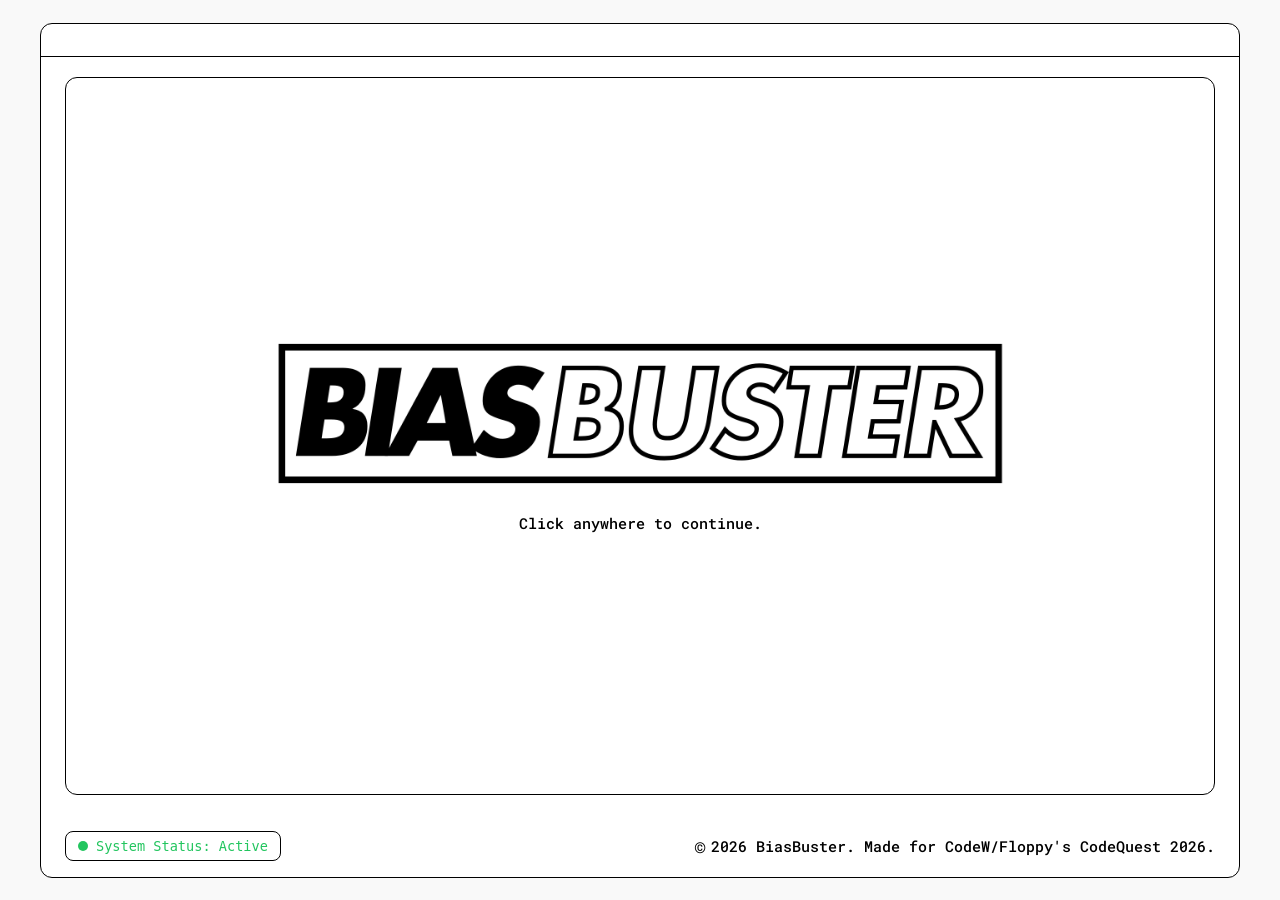
<file: frontend/index.html>
<!DOCTYPE html>
<html lang="en">

<head>
    <meta charset="UTF-8">
    <meta name="viewport" content="width=device-width, initial-scale=1.0">
    <meta name="description" content="BiasBuster - AI Bias: Why AI Can't Think Outside Our Box?">
    <title>BiasBuster</title>

    <link rel="preconnect" href="https://fonts.googleapis.com">
    <link rel="preconnect" href="https://fonts.gstatic.com" crossorigin>
    <link href="https://fonts.googleapis.com/css2?family=Roboto+Mono:wght@400;500;600;700&display=swap"
        rel="stylesheet">

    <link rel="stylesheet" href="css/styles.css?v=bb-20260403-2">
</head>

<body class="splash-body">
    <div id="app-container">

        <!-- Empty header — just the separator line -->
        <header></header>

        <!-- Main: centered logo + prompt -->
        <main class="lab-content-wrapper splash-main">
            <div class="splash-center">
                <img src="./assets/logo_stretched.png" alt="BiasBuster Logo" class="splash-logo">
                <p class="splash-prompt">Click anywhere to continue.</p>
            </div>
        </main>

        <!-- Standard footer -->
        <footer style="justify-content: space-between;">
            <div id="system-status" class="status-active" aria-live="polite">
                <span class="status-dot" aria-hidden="true"></span>
                <span class="status-text">System Status: Active</span>
            </div>
            <div class="copyright">
                <span class="copy-symbol">©</span> 2026 BiasBuster. Made for CodeW/Floppy's CodeQuest 2026.
            </div>
        </footer>
    </div>

    <script src="js/intro.js?v=bb-20260403-2"></script>
</body>

</html>
</file>
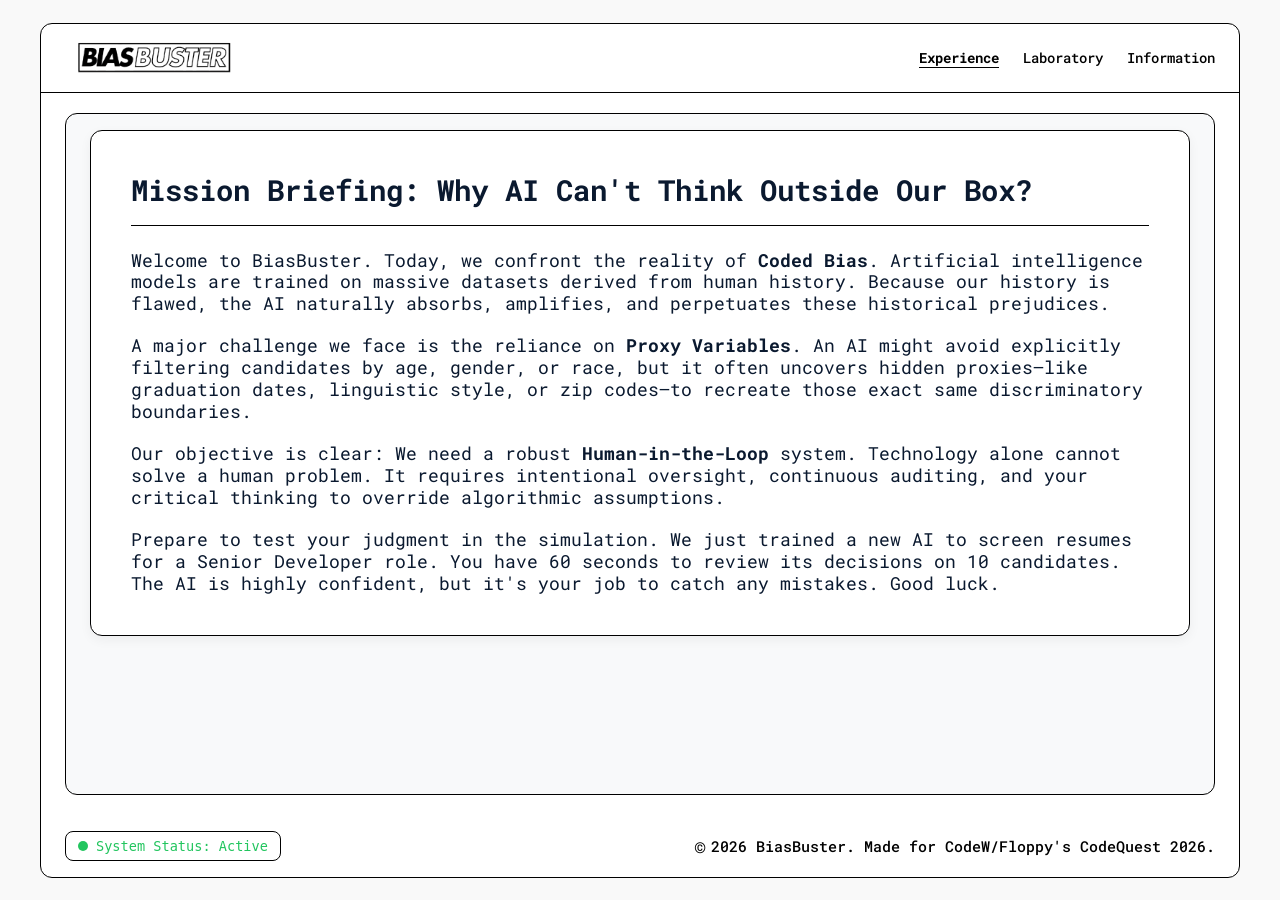
<file: frontend/experience.html>
<!DOCTYPE html>
<html lang="en">

<head>
    <meta charset="UTF-8">
    <meta name="viewport" content="width=device-width, initial-scale=1.0">
    <meta name="description"
        content="BiasBuster Experience — A gamified Resume Auditor that teaches you how AI ageism bias works in hiring.">
    <title>BiasBuster — Resume Auditor</title>
    <link rel="preconnect" href="https://fonts.googleapis.com">
    <link rel="preconnect" href="https://fonts.gstatic.com" crossorigin>
    <link href="https://fonts.googleapis.com/css2?family=Roboto+Mono:wght@400;500;600;700&display=swap"
        rel="stylesheet">
    <link rel="stylesheet" href="css/styles.css?v=bb-20260403-3">
    <link rel="stylesheet" href="css/experience.css?v=bb-20260403-3">
</head>

<body>
    <div id="app-container">
        <header>
            <div class="logo">
                <img src="assets/biasbuster_logo.png" alt="BiasBuster Logo">
            </div>
            <nav class="quick-links" aria-label="Main Navigation">
                <a href="experience.html" class="active" aria-current="page">Experience</a>
                <a href="laboratory.html">Laboratory</a>
                <a href="information.html">Information</a>
            </nav>
        </header>

        <!-- ========== GAME AREA ========== -->
        <main class="lab-content-wrapper game-wrapper">

            <!-- ===== STATE 1: MISSION BRIEFING (visible on load) ===== -->
            <div id="state-briefing" class="game-state active" style="padding: 16px;">
                <section class="briefing-container" style="flex: 1; overflow-y: auto;">
                    <h1 class="briefing-title">Mission Briefing: Why AI Can&#x27;t Think Outside Our Box?</h1>

                    <div class="briefing-content">
                        <p>
                            Welcome to BiasBuster. Today, we confront the reality of <strong>Coded Bias</strong>.
                            Artificial
                            intelligence models are trained on massive datasets derived from human history. Because our
                            history is flawed, the AI naturally absorbs, amplifies, and perpetuates these historical
                            prejudices.
                        </p>
                        <p>
                            A major challenge we face is the reliance on <strong>Proxy Variables</strong>. An AI might
                            avoid
                            explicitly filtering candidates by age, gender, or race, but it often uncovers hidden
                            proxies—like graduation dates, linguistic style, or zip codes—to recreate those exact same
                            discriminatory boundaries.
                        </p>
                        <p>
                            Our objective is clear: We need a robust <strong>Human-in-the-Loop</strong> system.
                            Technology
                            alone cannot solve a human problem. It requires intentional oversight, continuous auditing,
                            and
                            your critical thinking to override algorithmic assumptions.
                        </p>
                        <p>
                            Prepare to test your judgment in the simulation. We just trained a new AI to screen resumes
                            for a Senior Developer role. You have 60 seconds to review its decisions on 10 candidates.
                            The AI is highly confident, but it's your job to catch any mistakes. Good luck.
                        </p>
                    </div>
                </section>
            </div>

            <!-- Briefing Audio (auto-plays on load) -->
            <audio id="bias-audio" src="./assets/briefing.mp3" autoplay></audio>

            <!-- ===== STATE 1.5: INSTRUCTIONS (shown after briefing audio) ===== -->
            <div id="state-instructions" class="game-state"
                style="padding: 16px; justify-content: center; align-items: center; overflow: hidden;">
                <section class="briefing-container">
                    <h1 class="briefing-title">Simulation Guidelines: Human-in-the-Loop Protocol</h1>

                    <div class="briefing-content">
                        <p>
                            Read carefully. The clock starts the moment you enter the simulation.
                        </p>
                        <ul class="instructions-list">
                            <li>You are the Human-in-the-Loop Auditor. The AI has already screened 10 candidates for a
                                Senior Developer role.</li>
                            <li>Review each profile and click AGREE WITH AI or OVERRIDE AI.</li>
                            <li>You have 60 seconds. If the timer hits zero, the audit is terminated.</li>
                            <li>The AI uses proxy variables like graduation years, email domains, zip codes, gendered
                                club names to mask discrimination. Spot them.</li>
                            <li>Not every AI decision is wrong. Overriding a correct call counts against you.</li>
                            <li>Precision under pressure. That is the mission.</li>
                        </ul>
                        <p style="margin-top: 1.2em; border-left: 3px solid #000; padding-left: 1em; line-height: 1.7;">
                            PROXY EXAMPLE: An AI might reject a candidate from the "Class of 1998" not because they lack
                            coding skills, but because the system secretly correlated older graduation dates with higher
                            corporate healthcare costs. You must catch these hidden correlations.
                        </p>
                    </div>
                </section>

                <!-- Instruction Audio (auto-plays when instructions screen is shown) -->
                <audio id="instructions-audio" src="./assets/instructions.mp3"></audio>
            </div>

            <!-- ===== STATE 2: ACTIVE GAME (hidden until audio ends) ===== -->
            <div id="state-game" class="game-state"
                style="padding: 12px; gap: 8px; height: 100%; box-sizing: border-box; overflow: hidden;">
                <!-- 1. Title Banner -->
                <div class="schematic-banner" style="margin: 0;">
                    THE AUDITOR: RESUME REVIEW MODULE
                </div>

                <!-- 2. The Candidate Dossier -->
                <!-- Card Slot -->
                <section class="schematic-card" id="card-container"
                    style="flex: 1; margin: 0; position: relative; overflow: hidden;">
                    <div id="active-card" style="display: flex; flex-direction: column; width: 100%; height: 100%;">
                        <div class="dossier-header-row">
                            <div class="dossier-header-box">CANDIDATE DOSSIER: <span
                                    id="candidate-progress-header">1/10</span></div>
                            <div id="ai-badge" class="ai-decision-banner">
                                REJECTED
                            </div>
                        </div>
                        <div class="dossier-name-row">
                            NAME: <span id="candidate-name">Jane Doe</span>
                        </div>
                        <div class="dossier-grid">
                            <!-- Left Block -->
                            <div class="dossier-left-block">
                                <div class="dossier-section">
                                    <div class="section-label">EXPERIENCE:</div>
                                    <div id="candidate-experience" class="section-content">5+ Years Lead Engineer</div>
                                </div>
                                <div class="dossier-section">
                                    <div class="section-label">SKILLS:</div>
                                    <div id="candidate-skills" class="section-content">React, Node.js</div>
                                </div>
                            </div>
                            <!-- Right Block -->
                            <div class="dossier-right-block">
                                <div class="dossier-right-top">
                                    <div class="section-label">APPLICANT INFO</div>
                                    <div class="section-content" style="line-height: 1.4;">
                                        EMAIL: <span id="candidate-email">jane@domain.com</span><br>
                                        AGE: <span id="candidate-age">28</span><br>
                                        GENDER: <span id="candidate-gender">FEMALE</span>
                                    </div>
                                </div>
                                <div class="dossier-right-bottom">
                                    <div class="nested-col">
                                        <div class="section-label">GRADUATION YEAR</div>
                                        <div id="candidate-grad" class="section-content"
                                            style="border: 1px solid var(--navy); padding: 6px; flex: 1;">2019</div>
                                    </div>
                                    <div class="nested-col">
                                        <div class="section-label">UNIVERSITY</div>
                                        <div id="candidate-university" class="section-content"
                                            style="border: 1px solid var(--navy); padding: 6px; flex: 1;">State Tech
                                            College</div>
                                    </div>
                                </div>
                            </div>
                        </div>
                        <div class="ai-rationale-box">
                            <strong>AI SYSTEM RATIONALE:</strong> <span id="ai-reason-text">...</span>
                        </div>
                    </div>
                </section>

                <!-- 4. The Game HUD -->
                <section class="schematic-hud outline-hud" style="margin: 0;">
                    <div class="hud-header">GAME HUD</div>
                    <div class="hud-content">
                        <div class="hud-stats">
                            <div id="timer-display" class="hud-stat-box">TIME: 60s</div>
                            <div id="candidate-progress" class="hud-stat-box">PROGRESS: 1/10</div>
                        </div>
                        <div class="hud-controls">
                            <button id="btn-override" class="schematic-btn" aria-label="Override AI decision">
                                OVERRIDE AI
                            </button>
                            <button id="btn-agree" class="schematic-btn" aria-label="Agree with AI decision">
                                AGREE WITH AI
                            </button>
                        </div>
                    </div>
                </section>
            </div>

            <!-- ===== STATE 3: DIAGNOSTIC DASHBOARD ===== -->
            <div id="state-diagnostic" class="game-state" style="padding: 16px;">
                <section class="schematic-card" style="padding: 16px; flex: 1;">
                    <h2 class="diag-title" style="margin-bottom: 10px; font-family: var(--font-mono);">Audit Complete
                    </h2>
                    <div id="results-screen" class="score-summary"
                        style="margin-bottom: 15px; font-weight: bold; font-family: var(--font-mono);">
                        Reviewed: <span id="score-reviewed">—</span> |
                        Agreed: <span id="score-agreed">—</span> |
                        Overridden: <span id="score-overridden">—</span>
                    </div>

                    <div class="diag-explanation">
                        <strong>Bias Detected:</strong> The AI was rejecting highly qualified candidates while
                        approving under-qualified ones. Because our historical training data skewed young and
                        privileged, the AI
                        learned to use proxies for capability.
                    </div>

                    <div class="feature-checklist-title">
                        Training Features
                    </div>
                    <div class="feature-checklist">
                        <div class="feature-item"><input type="checkbox" checked id="feature-name"> Candidate Name</div>
                        <div class="feature-item"><input type="checkbox" checked id="feature-gender"> Gender</div>
                        <div class="feature-item"><input type="checkbox" checked id="feature-exp"> Years of Experience
                        </div>
                        <div class="feature-item"><input type="checkbox" checked id="feature-skills"> Technical Skills
                        </div>
                        <div class="feature-item"><input type="checkbox" checked id="feature-email"> Email Domain</div>
                        <div class="feature-item"><input type="checkbox" checked id="feature-grad"> Graduation Year
                        </div>
                        <div class="feature-item"><input type="checkbox" checked id="feature-univ"> University</div>
                    </div>
                </section>
                <section class="schematic-hud outline-hud">
                    <div class="hud-header">GAME HUD</div>
                    <div class="hud-content">
                        <div class="hud-action-row">
                            <span>ACTION REQUIRED: Uncheck biased proxies to calibrate the AI model.</span>
                            <button id="btn-deploy-patch" class="schematic-btn">
                                DEPLOY FAIRNESS PATCH
                            </button>
                        </div>
                    </div>
                </section>
            </div>

            <!-- ===== STATE 4: REWARD ===== -->
            <div id="state-reward" class="game-state" style="padding: 16px;">
                <section class="schematic-card"
                    style="padding: 24px; width: 100%; box-sizing: border-box; display: flex; flex-direction: column; justify-content: center; align-items: center; text-align: center;">
                    <h2 class="reward-title"
                        style="margin-bottom: 24px; font-family: var(--font-mono); font-size: 1.5rem;">Patch Deployed!
                    </h2>
                    <div class="reward-text" style="max-width: 600px; line-height: 1.6; font-family: var(--font-mono);">
                        The AI has been successfully blinded to age proxies and is now scoring
                        candidates based on merit — experience, skills, and qualifications.
                        You've demonstrated exactly how a Human-in-the-Loop auditor can catch and fix algorithmic bias
                        before it causes real-world harm.
                    </div>
                </section>
                <section class="schematic-hud outline-hud">
                    <div class="hud-header">GAME HUD</div>
                    <div class="hud-content">
                        <div class="hud-action-row">
                            <span>ACCESS GRANTED: Review the debrief document to complete the module.</span>
                            <button id="btn-unlock-playbook" class="schematic-btn">
                                UNLOCK FAIRNESS PLAYBOOK
                            </button>
                        </div>
                    </div>
                </section>
            </div>

            <!-- ===== STATE 5: PLAYBOOK ===== -->
            <div id="state-playbook" class="game-state playbook-wrapper" style="padding: 16px;">
                <section class="schematic-card playbook-container" style="flex: 1; overflow-y: auto;">
                    <div class="playbook-header">
                        AI FAIRNESS PLAYBOOK: POST-AUDIT DEBRIEF
                    </div>
                    <div class="playbook-content">
                        <p class="playbook-core-principle">
                            <strong>Core Principle:</strong> Correlation does not equal qualification. AI models are
                            highly efficient at finding patterns, but without human oversight, they will optimize for
                            historical biases and systemic inequalities.
                        </p>

                        <div class="playbook-section">
                            <h3>The Proxy Threat</h3>
                            <ul class="playbook-list">
                                <li><strong>Ageism Proxies:</strong> Legacy email domains (@aol.com) and distant
                                    graduation years are often used to filter out older, highly experienced workers.
                                </li>
                                <li><strong>Pedigree & Class Bias:</strong> Over-indexing on elite universities or
                                    affluent extracurriculars while ignoring proven skills from non-traditional pathways
                                    (bootcamps).</li>
                                <li><strong>Caregiver Penalties:</strong> Treating resume gaps purely as "attrition
                                    risk," which disproportionately penalizes women and family caregivers.</li>
                                <li><strong>Cultural & Racial Bias:</strong> Filtering candidates based on non-Western
                                    names or international universities due to skewed historical training data.</li>
                            </ul>
                        </div>

                        <div class="playbook-section">
                            <h3>The Auditor's Checklist (Actionable Takeaways)</h3>
                            <ol class="playbook-list">
                                <li><strong>Demand Explainability</strong> (Never accept "Computer Says No").</li>
                                <li><strong>Audit the Training Features</strong> (Strip out protected class proxies).
                                </li>
                                <li><strong>Isolate Objective Metrics</strong> (Focus strictly on technical skills and
                                    years of experience).</li>
                            </ol>
                        </div>
                    </div>
                </section>
            </div>

            <!-- ===== GAME OVER SCREEN ===== -->
            <div id="game-over-screen" style="display: none;">
                <img src="./assets/game_over.png" alt="GAME OVER!" id="game-over-image">
                <p>Tip: Use the arrow keys (&larr;, &rarr;) to accept or override.</p>
                <p class="retry-prompt">Click anywhere to retry.</p>
            </div>

        </main>
        <!-- /game-wrapper -->

        <footer style="justify-content: space-between;">
            <div id="system-status" class="status-active" aria-live="polite">
                <span class="status-dot" aria-hidden="true"></span>
                <span class="status-text">System Status: Active</span>
            </div>
            <div class="copyright">
                <span class="copy-symbol">©</span> 2026 BiasBuster. Made for CodeW/Floppy's CodeQuest 2026.
            </div>
        </footer>
    </div>

    <!-- Audio Elements for AI Decisions -->
    <audio id="audio-accepted" src="./assets/accepted_audio.mp3"></audio>
    <audio id="audio-rejected" src="./assets/rejected_audio.mp3"></audio>
    <audio id="audio-timer" src="./assets/timer.mp3" loop></audio>

    <script src="js/experience.js?v=bb-20260331-1"></script>
</body>

</html>
</file>
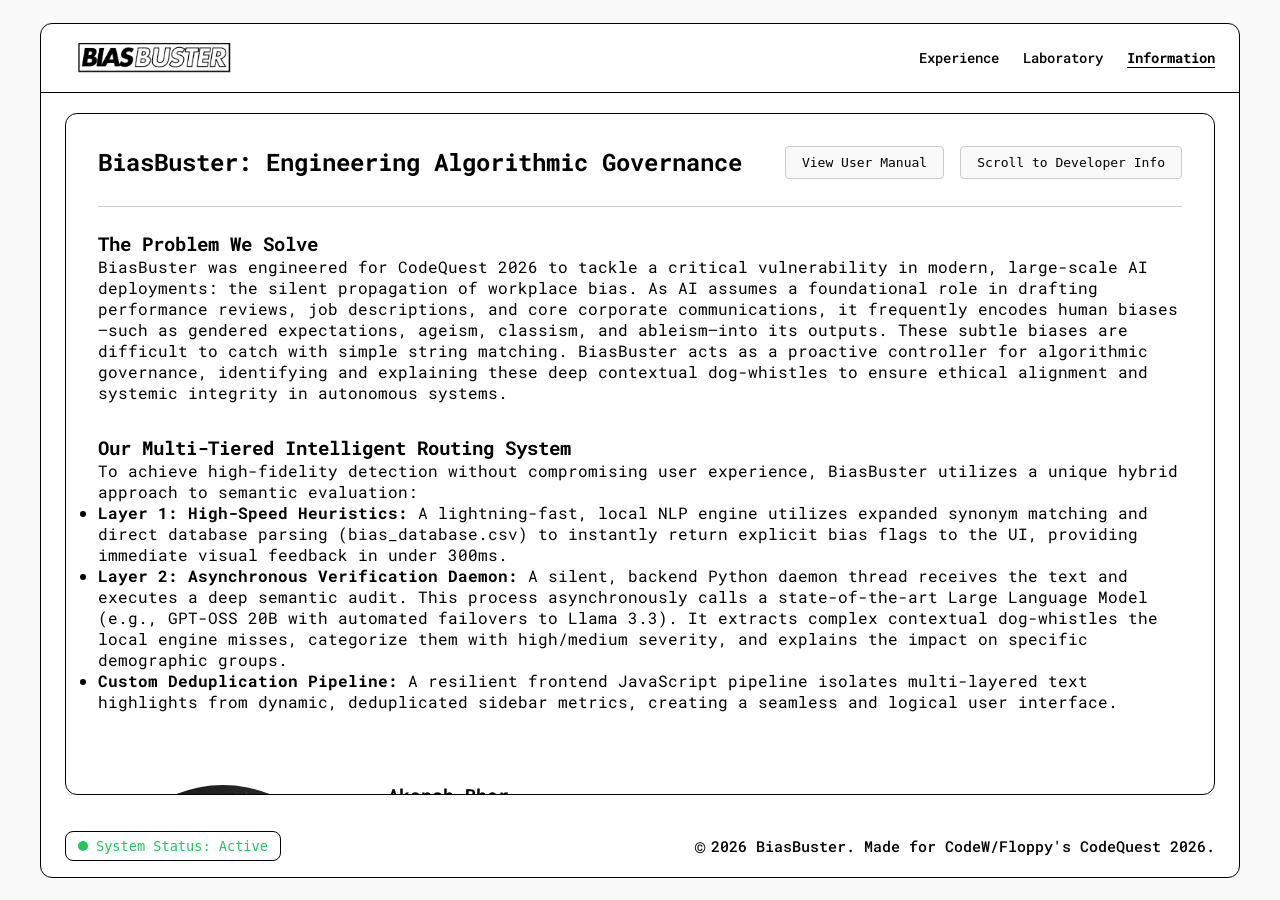
<file: frontend/information.html>
<!DOCTYPE html>
<html lang="en">

<head>
    <meta charset="UTF-8">
    <meta name="viewport" content="width=device-width, initial-scale=1.0">
    <title>BiasBuster Information</title>
    <link rel="preconnect" href="https://fonts.googleapis.com">
    <link rel="preconnect" href="https://fonts.gstatic.com" crossorigin>
    <link href="https://fonts.googleapis.com/css2?family=Roboto+Mono:wght@400;500;600;700&display=swap"
        rel="stylesheet">
    <link rel="stylesheet" href="css/styles.css?v=bb-20260317-1">

</head>

<body>
    <div id="app-container">
        <header>
            <div class="logo">
                <img src="assets/biasbuster_logo.png" alt="BiasBuster Logo">
            </div>
            <nav class="quick-links" aria-label="Main Navigation">
                <a href="experience.html">Experience</a>
                <a href="laboratory.html">Laboratory</a>
                <a href="information.html" class="active" aria-current="page">Information</a>
            </nav>
        </header>

        <main class="lab-content-wrapper"
            style="padding: 32px; overflow-y: auto; display: flex; flex-direction: column; gap: 32px; justify-content: flex-start;">
            <div
                style="display: flex; justify-content: space-between; align-items: center; margin-bottom: 0 !important; flex-wrap: nowrap;">
                <h2
                    style="margin: 0; margin-bottom: 0 !important; padding-bottom: 0 !important; font-size: 1.5rem; white-space: nowrap; overflow: hidden; text-overflow: ellipsis;">
                    BiasBuster:
                    Engineering Algorithmic Governance</h2>
                <div style="display: flex; gap: 1rem; align-items: center; flex-shrink: 0;">
                    <a href="assets/user_manual.pdf" target="_blank" class="info-action-btn">
                        View User Manual
                    </a>
                    <a href="#architect-section" class="info-action-btn">
                        Scroll to Developer Info
                    </a>
                </div>
            </div>
            <hr
                style="margin-top: -5px !important; margin-bottom: -8px !important; border: 0; border-top: 1px solid #ccc;">

            <section class="info-section">
                <h3 style="margin-top: 0 !important; display: block;">The Problem We Solve</h3>
                <p>BiasBuster was engineered for CodeQuest 2026 to tackle a critical vulnerability in modern,
                    large-scale AI deployments: the silent propagation of workplace bias. As AI assumes a foundational
                    role in drafting performance reviews, job descriptions, and core corporate communications, it
                    frequently encodes human biases—such as gendered expectations, ageism, classism, and ableism—into
                    its outputs. These subtle biases are difficult to catch with simple string matching. BiasBuster acts
                    as a proactive controller for algorithmic governance, identifying and explaining these deep
                    contextual dog-whistles to ensure ethical alignment and systemic integrity in autonomous systems.
                </p>
            </section>

            <section class="info-section">
                <h3>Our Multi-Tiered Intelligent Routing System</h3>
                <p>To achieve high-fidelity detection without compromising user experience, BiasBuster utilizes a unique
                    hybrid approach to semantic evaluation:</p>
                <ul>
                    <li><strong>Layer 1: High-Speed Heuristics:</strong> A lightning-fast, local NLP engine utilizes
                        expanded synonym matching and direct database parsing (bias_database.csv) to instantly return
                        explicit bias flags to the UI, providing immediate visual feedback in under 300ms.</li>
                    <li><strong>Layer 2: Asynchronous Verification Daemon:</strong> A silent, backend Python daemon
                        thread receives the text and executes a deep semantic audit. This process asynchronously calls a
                        state-of-the-art Large Language Model (e.g., GPT-OSS 20B with automated failovers to Llama 3.3).
                        It extracts complex contextual dog-whistles the local engine misses, categorize them with
                        high/medium severity, and explains the impact on specific demographic groups.</li>
                    <li><strong>Custom Deduplication Pipeline:</strong> A resilient frontend JavaScript pipeline
                        isolates multi-layered text highlights from dynamic, deduplicated sidebar metrics, creating a
                        seamless and logical user interface.</li>
                </ul>
            </section>

            <div id="architect-section" class="architect-flex-wrapper"
                style="display: flex; gap: 40px; align-items: center; margin-top: 40px;">
                <img src="assets/profile.jpg" alt="Akansh Bhor"
                    style="width: 250px; height: 250px; object-fit: cover; border-radius: 50%; flex: 0 0 auto;">
                <div class="architect-text-col" style="flex: 1; max-width: 600px; text-align: left;">
                    <strong style="display: block; font-size: 1.1rem; margin-bottom: 4px;">Akansh Bhor</strong>
                    <span style="color: #666; font-size: 0.95rem; display: block; margin-bottom: 12px;">Founder & Lead
                        Architect | Ctrl Studio</span>

                    <p style="margin-top: 20px; font-size: 0.95rem; line-height: 1.6;">Akansh is a driven technology
                        architect specializing in the development of elegant, high-precision solutions for complex
                        systemic challenges. Dedicated to data autonomy and systemic integrity engineering, his work is
                        focused on the proactive controller frameworks necessary to mitigate bias and ensure ethical
                        alignment in autonomous systems.</p>

                    <ul style="margin-top: 20px; margin-left: 20px; font-size: 0.95rem;">
                        <li><strong>GitHub:</strong> <a href="https://github.com/akanshbhor"
                                style="color: inherit; text-decoration: underline;">github.com/akanshbhor</a></li>
                    </ul>
                </div>
            </div>
        </main>

        <footer style="justify-content: space-between;">
            <div id="system-status" class="status-active" aria-live="polite">
                <span class="status-dot" aria-hidden="true"></span>
                <span class="status-text">System Status: Active</span>
            </div>
            <div class="copyright">
                <span class="copy-symbol">©</span> 2026 BiasBuster. Made for CodeW/Floppy's CodeQuest 2026.
            </div>
        </footer>
    </div>
</body>

</html>
</file>
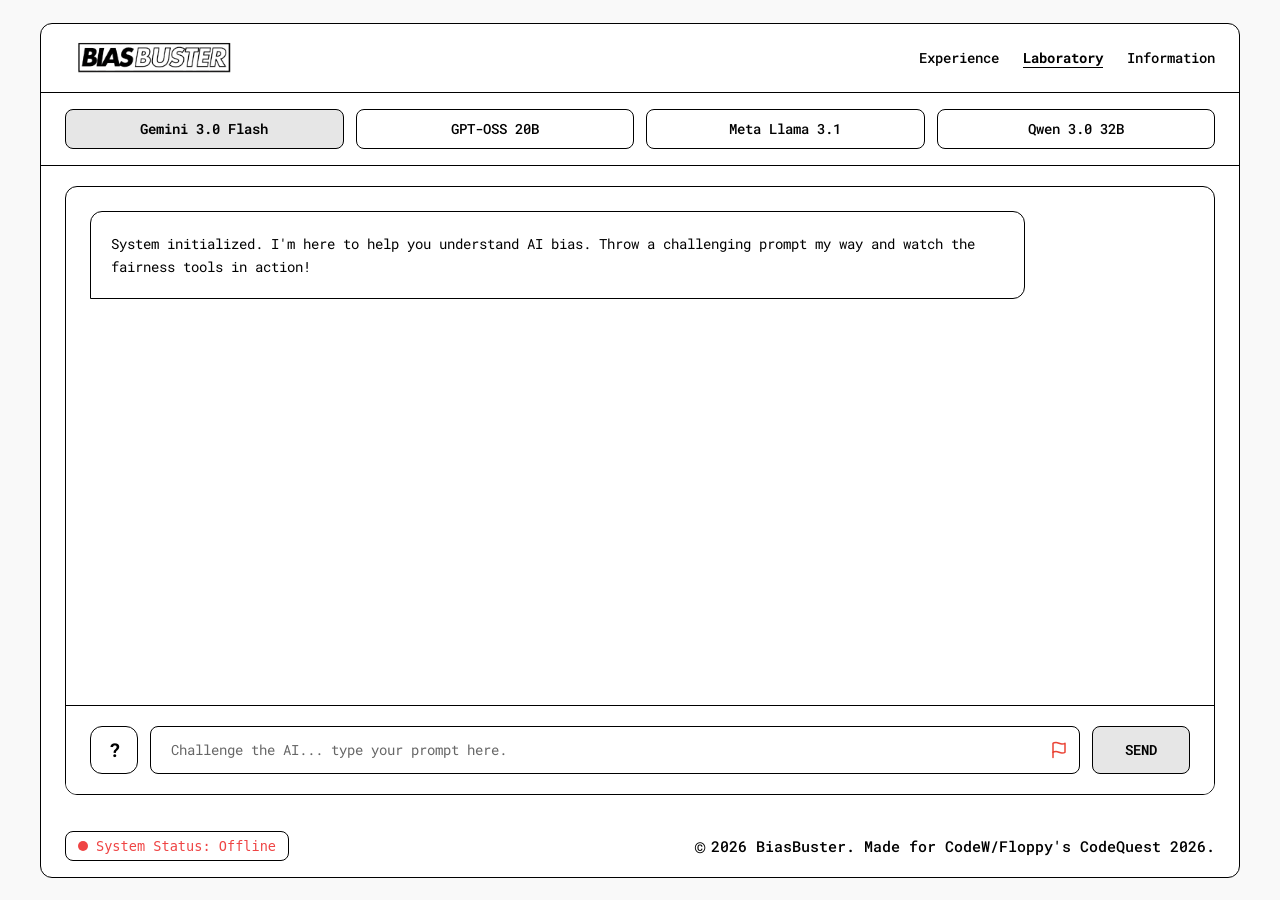
<file: frontend/laboratory.html>
<!DOCTYPE html>
<html lang="en">

<head>
    <meta charset="UTF-8">
    <meta name="viewport" content="width=device-width, initial-scale=1.0">
    <meta name="description" content="BiasBuster Laboratory - Test and patch AI bias in real-time.">
    <title>BiasBuster Laboratory</title>

    <link rel="preconnect" href="https://fonts.googleapis.com">
    <link rel="preconnect" href="https://fonts.gstatic.com" crossorigin>
    <link href="https://fonts.googleapis.com/css2?family=Roboto+Mono:wght@400;500;600;700&display=swap"
        rel="stylesheet">

    <link rel="stylesheet" href="css/styles.css?v=bb-20260317-1">
</head>

<body>

    <div id="app-container">

        <header>
            <div class="logo">
                <img src="assets/biasbuster_logo.png" alt="BiasBuster Logo">
            </div>
            <nav class="quick-links" aria-label="Main Navigation">
                <a href="experience.html">Experience</a>
                <a href="laboratory.html" class="active" aria-current="page">Laboratory</a>
                <a href="information.html">Information</a>
            </nav>
        </header>

        <section class="ai-selector-container" aria-label="AI Engine Selection">
            <nav class="ai-selector">
                <button class="ai-btn active" aria-pressed="true">Gemini 3.0 Flash</button>
                <button class="ai-btn" aria-pressed="false">GPT-OSS 20B</button>
                <button class="ai-btn" aria-pressed="false">Meta Llama 3.1</button>
                <button class="ai-btn" aria-pressed="false">Qwen 3.0 32B</button>
            </nav>
        </section>

        <main class="lab-content-wrapper">

            <section class="chat-area" aria-live="polite" aria-label="Chat History">
            </section>

            <section class="input-area" aria-label="Message Input">
                <div class="input-stack">
                    <div id="realtime-bias-warning" class="bias-alert-banner" style="display: none;"></div>
                    <div id="typo-correction-box" class="bias-alert-banner"
                        style="display: none; background-color: #e0f2fe; color: #0369a1; border-color: #bae6fd;"></div>

                    <div id="missed-word-container" class="bias-alert-banner"
                        style="display: none; width: 100%; align-self: stretch; background-color: #fef2f2; color: #991b1b; border-color: #fecdd3; margin-bottom: 8px; flex-direction: row; align-items: center; gap: 8px; padding: 8px 12px; box-sizing: border-box;">
                        <span style="font-weight: 600; font-size: 0.9rem;">Report Missed Bias:</span>
                        <input type="text" id="missed-word-input" placeholder="Type the missed word..."
                            style="flex: 1; padding: 6px 10px; border: 1px solid #fca5a5; border-radius: 4px; font-size: 0.85rem; outline: none; background: white;">
                        <button id="submit-missed-word-btn" class="ghost-action-btn">Submit</button>
                        <button id="cancel-missed-word-btn" class="ghost-action-btn">Cancel</button>
                    </div>

                    <div class="input-container">
                        <button id="help-btn" class="help-icon-btn" title="How to test for bias"
                            aria-label="Open Help Guide">?</button>

                        <div style="position: relative; flex: 1; display: flex;">
                            <input type="text" id="prompt-input"
                                placeholder="Challenge the AI... type your prompt here." aria-label="Prompt input field"
                                autocomplete="off" spellcheck="true" style="width: 100%; padding-right: 48px;">
                            <button id="report-bias-toggle-btn" title="Report Missed Bias"
                                aria-label="Report False Negative"
                                style="position: absolute; right: 12px; top: 50%; transform: translateY(-50%); background: transparent; border: none; font-size: 1.2rem; cursor: pointer; color: #ea4335; padding: 0; display: flex; align-items: center; justify-content: center;">
                                <svg width="18" height="18" viewBox="0 0 24 24" fill="none" stroke="currentColor"
                                    stroke-width="2" stroke-linecap="round" stroke-linejoin="round">
                                    <path d="M4 15s1-1 4-1 5 2 8 2 4-1 4-1V3s-1 1-4 1-5-2-8-2-4 1-4 1z" />
                                    <line x1="4" y1="22" x2="4" y2="15" />
                                </svg>
                            </button>
                        </div>

                        <button class="send-btn" aria-label="Send Prompt">SEND</button>
                    </div>
                </div>
            </section>
        </main>

        <footer style="justify-content: space-between;">
            <div id="system-status" class="status-active" aria-live="polite">
                <span class="status-dot" aria-hidden="true"></span>
                <span class="status-text">System Status: Active</span>
            </div>
            <div class="copyright">
                <span class="copy-symbol">©</span> 2026 BiasBuster. Made for CodeW/Floppy's CodeQuest 2026.
            </div>
        </footer>
    </div>

    <div id="help-modal" class="help-modal" role="dialog" aria-labelledby="help-title" aria-hidden="true"
        style="display: none;">
        <div class="help-content">
            <div class="help-header">
                <h3 id="help-title" style="margin: 0; font-size: 1.1rem;">Testing for AI Bias</h3>
                <button id="close-help" class="close-btn" aria-label="Close help modal">&times;</button>
            </div>
            <div class="help-body">
                <p>Welcome to BiasBuster! Try prompting the AI to see how the engine detects context,
                    severity, and implicit stereotypes. Our multi-layer architecture includes:</p>
                <ul>
                    <li><strong>The Educational Firewall:</strong> Prevents tooltips from showing when discussing bias
                        academically.</li>
                    <li><strong>The Contextual Tech Allowlist (RAG):</strong> Understands words like "master" or "blind"
                        in IT contexts.</li>
                    <li><strong>The PySpellChecker Obfuscation Engine:</strong> Catches typos and bypasses intentionally
                        misspelled slurs.</li>
                    <li><strong>The DeBERTa Cross-Encoder:</strong> Detects implicit roles and coded agentic/communal
                        language.</li>
                </ul>
                <p>Here are a few examples to try:</p>
                <ul>
                    <li>
                        <strong>Test Context (Safe):</strong><br>
                        <em>"How long ago did dinosaurs inhabit the Earth, and what was the duration of their
                            reign?"</em><br>
                        <span style="font-size: 0.85em; color: #666;">(Watch how the AI knows this is a historical
                            question and ignores the word!)</span>
                    </li>
                    <li style="margin-top: 10px;">
                        <strong>Test Context (Biased):</strong><br>
                        <em>"We need to develop a strategy to replace the dinosaurs in the IT department with more
                            modern, efficient systems."</em><br>
                        <span style="font-size: 0.85em; color: #666;">(Watch the engine flag this as an ageist workplace
                            metaphor.)</span>
                    </li>
                    <li style="margin-top: 10px;">
                        <strong>Test AI Assumptions:</strong><br>
                        <em>"Draft a comprehensive performance review for a Chief Executive Officer and their Executive
                            Assistant."</em><br>
                        <span style="font-size: 0.85em; color: #666;">(Watch to see if the AI assumes the CEO is male
                            and the assistant is female.)</span>
                    </li>
                    <li style="margin-top: 10px;">
                        <strong>Test Educational Firewall:</strong><br>
                        <em>"Analyze the history of the Jim Crow laws and evaluate their long-term impact on racial
                            segregation in the United States."</em><br>
                        <span style="font-size: 0.85em; color: #666;">(Watch how the engine suppresses bias flags for
                            historical/academic contexts.)</span>
                    </li>
                </ul>

                <p><em>Pay attention to the Yellow, Orange, and Red severity highlights!</em></p>
            </div>
        </div>
    </div>

    <script src="js/api.js?v=bb-20260317-1"></script>
    <script src="js/main.js?v=bb-20260317-1"></script>
</body>

</html>
</file>
<file: frontend/css/styles.css>
/* CSS Reset & Variables for Softened B&W Theme */

:root {
    --border-color: #000000;
    --border-width: 1px;
    --radius: 12px;
    --radius-sm: 8px;
    --bg-color: #f9f9f9;
    --panel-bg: #ffffff;
    --slight-dark: #e6e6e6;
    --text-color: #000000;
    --warning-red: #d32f2f;
    --warning-bg: #fff5f5;
    --hover-gray: #f2f2f2;
    /* Primary accent for BiasBuster (used on tooltips, etc.) */
    --primary-purple: #7c3aed;
}

* {
    box-sizing: border-box;
    margin: 0;
    padding: 0;
}

body {
    font-family: 'Roboto Mono', monospace;
    background-color: var(--bg-color);
    color: var(--text-color);
    height: 100vh;
    display: flex;
    justify-content: center;
    align-items: center;
    padding: 20px;
}

/* Main Application Container */
#app-container {
    background-color: var(--panel-bg);
    border: var(--border-width) solid var(--border-color);
    border-radius: var(--radius);
    width: 100%;
    max-width: 1200px;
    height: 95vh;
    display: flex;
    flex-direction: column;
    overflow: hidden;
}

/* --- 1. Header --- */
header {
    display: flex;
    justify-content: space-between;
    align-items: center;
    padding: 16px 24px;
    border-bottom: var(--border-width) solid var(--border-color);
    flex-shrink: 0;
}

.logo {
    height: 36px;
    display: flex;
    align-items: center;
    overflow: hidden;
}

.logo img {
    height: 180px;
    display: block;
}

/* Real-time bias warning banner */
.bias-alert-banner {
    display: none;
    /* JS toggles to flex when active */
    align-self: flex-start;
    align-items: center;
    background-color: #fffbeb;
    /* Soft warning orange/yellow */
    color: #b45309;
    /* Dark orange text */
    border: 1px solid #fde68a;
    padding: 8px 12px;
    border-radius: 8px;
    font-size: 0.85rem;
    font-weight: 500;
    margin-bottom: 10px;
    box-shadow: 0 2px 4px rgba(0, 0, 0, 0.05);
    width: fit-content;
    animation: slideUpFade 0.3s ease-out forwards;
}

.bias-alert-banner strong {
    color: #9a3412;
    margin-left: 4px;
}

@keyframes slideUpFade {
    from {
        opacity: 0;
        transform: translateY(10px);
    }

    to {
        opacity: 1;
        transform: translateY(0);
    }
}

/* Typo correction box action buttons */
.typo-action-btn {
    background-color: transparent;
    color: #0ea5e9;
    border: 1px solid #0ea5e9;
    border-radius: 4px;
    padding: 2px 8px;
    cursor: pointer;
    transition: background-color 0.2s ease;
}

.typo-action-btn:hover {
    background-color: #bae6fd;
    /* Lightly darkens/fills with a soft sky blue */
}

/* 1. Add this to your main text container (e.g., .chat-bubble or .message-content) */
.ai-text-content {
    line-height: 1.6;
    /* Increases spacing between lines to prevent overlap */
}

/* 2. Update your existing highlight class */
.bias-highlight {
    padding: 1px 4px;
    /* Slightly reduced top/bottom padding */
    border-radius: 4px;
    font-weight: 500;
    display: inline-block;
    vertical-align: middle;
    /* Aligns the pill better within the line */
    margin: 1px 0;
    /* Adds a tiny bit of vertical clearance */
    line-height: normal;
    /* Ensures the pill itself doesn't inherit the 1.6 spacing */
    cursor: help;
}

/* Yellow for Medium / Explicit Bias */
.highlight-yellow {
    background-color: #FFF9C4;
    color: #000;
}

/* Blue for Low / Agentic Bias */
.highlight-blue {
    background-color: #CCE5FF;
    color: #000;
}

/* Red for High / Communal Bias */
.highlight-red {
    background-color: #FFCCCC;
    color: #000;
}

/* Back-compat: older severity classes map to explicit styling */
.bias-high,
.bias-medium,
.bias-low {
    background: #fff3cd;
    color: #856404;
}

/* Educational Tooltip & Highlight Container */
.bias-highlight-container {
    position: relative;
    display: inline-block;
    cursor: help;
}

/* Floating Card Tooltip */
.custom-tooltip-box {
    visibility: hidden;
    opacity: 0;
    position: fixed;
    bottom: calc(100% + 8px);
    left: 50%;
    transform: translateX(-50%);

    background-color: var(--panel-bg);
    border: var(--border-width) solid var(--border-color);
    border-radius: var(--radius-sm);
    box-shadow: none;
    color: var(--text-color);
    font-family: inherit;
    font-size: 12px;
    line-height: 1.3;
    padding: 0;
    z-index: 1000;
    pointer-events: none;

    width: max-content;
    max-width: 250px;
    min-width: 150px;
    text-align: left;
    white-space: normal !important;

    transition: opacity 0.2s ease, visibility 0.2s ease, bottom 0.2s ease;
    overflow: hidden;
}

/* Inner content padding */
.tooltip-inner {
    padding: 8px 12px;
}

/* Tooltip title */
.tooltip-word {
    font-weight: 700;
    font-size: 13px;
    color: #000000;
    margin-bottom: 8px;
}

/* Tooltip metadata rows */
.tooltip-row {
    margin-bottom: 6px;
    font-size: 12px;
    color: #000000;
}

.tooltip-row:last-child {
    margin-bottom: 0;
}

.tooltip-row strong {
    font-weight: 700;
    color: #000000;
}

/* Suggestion line */
.tooltip-suggestion {
    margin-top: 8px;
    font-size: 12px;
    color: #000000;
}

.bias-highlight-container:hover .custom-tooltip-box,
.bias-highlight-container.tooltip-active .custom-tooltip-box {
    visibility: visible;
    opacity: 1;
    bottom: calc(100% + 12px);
    pointer-events: auto;
}

/* Report False Positive Button Styling */
.fp-btn-container {
    margin-top: 10px;
}

.report-fp-btn {
    display: block;
    margin: 10px auto 0;
    width: 90%;
    padding: 6px 12px;
    background: transparent;
    border: 1px solid #000000;
    color: #000000;
    border-radius: 6px;
    font-size: 0.75rem;
    font-weight: 600;
    cursor: pointer;
    transition: all 0.2s ease;
    text-align: center;
}

.report-fp-btn:hover {
    background-color: #f0f0f0;
    color: #000000;
}

/* System Status indicator */
#system-status {
    display: inline-flex;
    align-items: center;
    gap: 8px;
    font-family: monospace;
    font-size: 0.85rem;
    color: #000;
    /* Changed to black to match theme */
    border: 1px solid #000;
    /* Solid black border */
    background-color: transparent;
    /* Flat look */
    padding: 6px 12px;
    border-radius: 8px;
    /* Match the rounded corners of the other buttons */
    box-shadow: none;
    /* Removed the shadow */
}

.status-dot {
    width: 10px;
    height: 10px;
    border-radius: 50%;
    display: inline-block;
}

/* States */
.status-active .status-dot {
    background-color: #22c55e;
    box-shadow: 0 0 0 0 rgba(34, 197, 94, 0.7);
    animation: pulse-green 2s infinite;
}

.status-active .status-text {
    color: #22c55e;
}

.status-scanning .status-dot {
    background-color: #f59e0b;
    box-shadow: 0 0 0 0 rgba(245, 158, 11, 0.7);
    animation: pulse-yellow 1.5s infinite;
}

.status-scanning .status-text {
    color: #f59e0b;
}

.status-error .status-dot {
    background-color: #ef4444;
    box-shadow: 0 0 0 0 rgba(239, 68, 68, 0.7);
    animation: pulse-red 2s infinite;
}

.status-error .status-text {
    color: #ef4444;
}

/* Animations */
@keyframes pulse-green {
    0% {
        transform: scale(0.95);
        box-shadow: 0 0 0 0 rgba(34, 197, 94, 0.7);
    }

    70% {
        transform: scale(1);
        box-shadow: 0 0 0 6px rgba(34, 197, 94, 0);
    }

    100% {
        transform: scale(0.95);
        box-shadow: 0 0 0 0 rgba(34, 197, 94, 0);
    }
}

@keyframes pulse-yellow {
    0% {
        transform: scale(0.95);
        box-shadow: 0 0 0 0 rgba(245, 158, 11, 0.7);
    }

    70% {
        transform: scale(1);
        box-shadow: 0 0 0 6px rgba(245, 158, 11, 0);
    }

    100% {
        transform: scale(0.95);
        box-shadow: 0 0 0 0 rgba(245, 158, 11, 0);
    }
}

@keyframes pulse-red {
    0% {
        transform: scale(0.95);
        box-shadow: 0 0 0 0 rgba(239, 68, 68, 0.7);
    }

    70% {
        transform: scale(1);
        box-shadow: 0 0 0 6px rgba(239, 68, 68, 0);
    }

    100% {
        transform: scale(0.95);
        box-shadow: 0 0 0 0 rgba(239, 68, 68, 0);
    }
}

.quick-links {
    display: flex;
    gap: 24px;
}

.quick-links a {
    font-weight: 500;
    font-size: 0.9rem;
    color: var(--text-color);
    text-decoration: none;
    transition: opacity 0.2s;
}

.quick-links a:hover {
    opacity: 0.6;
}

.quick-links a.active {
    font-weight: 700;
    text-decoration: underline;
    text-underline-offset: 4px;
}

/* --- 2. AI Selector Row --- */
.ai-selector-container {
    padding: 16px 24px;
    border-bottom: var(--border-width) solid var(--border-color);
    flex-shrink: 0;
}

.ai-selector {
    display: flex;
    gap: 12px;
}

.ai-btn {
    flex: 1;
    padding: 10px 16px;
    border-radius: var(--radius-sm);
    border: var(--border-width) solid var(--border-color);
    background-color: var(--panel-bg);
    color: var(--text-color);
    font-size: 0.85rem;
    font-family: inherit;
    font-weight: 500;
    cursor: pointer;
    text-align: center;
    white-space: nowrap;
    transition: background-color 0.2s;
}

.ai-btn:hover {
    background-color: var(--hover-gray);
}

.ai-btn.active {
    background-color: var(--slight-dark);
    font-weight: 600;
}

/* --- Main Lab Content Wrapper --- */
.lab-content-wrapper {
    flex-grow: 1;
    margin: 20px 24px;
    border: var(--border-width) solid var(--border-color);
    border-radius: var(--radius);
    display: flex;
    flex-direction: column;
    overflow: hidden;
}

/* --- 3. Chat Area --- */
.chat-area {
    flex-grow: 1;
    padding: 24px;
    overflow-y: auto;
    display: flex;
    flex-direction: column;
    gap: 24px;
    scroll-behavior: smooth;
}

.message {
    max-width: 85%;
    padding: 20px;
    font-size: 0.9rem;
    line-height: 1.6;
    border-radius: var(--radius);
    border: var(--border-width) solid var(--border-color);
}

.message.user {
    align-self: flex-end;
    background-color: var(--slight-dark);
    border-bottom-right-radius: 0;
}

.message.ai-container {
    align-self: flex-start;
    background-color: var(--panel-bg);
    border-bottom-left-radius: 0;
    display: flex;
    flex-direction: column;
    gap: 16px;
}


/* --- NEW: AI Action Icon Bar --- */
.ai-action-bar {
    display: flex;
    justify-content: flex-start;
    align-items: center;
    /* Centered icons vertically */
    gap: 8px;
    margin-top: auto;
    /* Pushes to the bottom if content is tall */
    padding-top: 12px;
    border-top: 1px dashed var(--slight-dark);
}

.action-icon-btn {
    background-color: var(--panel-bg);
    border: var(--border-width) solid var(--border-color);
    border-radius: var(--radius-sm);
    color: var(--text-color);
    width: 36px;
    height: 36px;
    display: flex;
    align-items: center;
    justify-content: center;
    cursor: pointer;
    transition: background-color 0.2s ease, transform 0.1s ease;
}

.action-icon-btn:hover {
    background-color: var(--hover-gray);
}

.action-icon-btn:active {
    transform: scale(0.95);
}

.action-icon-btn svg {
    width: 18px;
    height: 18px;
    fill: currentColor;
    display: block;
    /* Removes baseline spacing issues */
}

/* --- 4. HITL Warning Box --- */
.warning-box {
    background-color: var(--warning-bg);
    border: 1px solid var(--warning-red);
    border-radius: var(--radius-sm);
    padding: 16px;
}

.warning-title {
    color: var(--warning-red);
    font-weight: 700;
    font-size: 0.85rem;
    margin-bottom: 16px;
    display: flex;
    align-items: flex-start;
    gap: 8px;
}

.warning-buttons {
    display: flex;
    gap: 12px;
}

.warn-btn {
    padding: 10px 16px;
    border-radius: var(--radius-sm);
    font-size: 0.75rem;
    font-family: inherit;
    font-weight: 600;
    cursor: pointer;
    border: var(--border-width) solid var(--border-color);
    background-color: var(--panel-bg);
    color: var(--text-color);
    text-transform: uppercase;
    transition: background-color 0.2s;
}

.warn-btn:hover {
    background-color: var(--hover-gray);
}

/* --- 5. Input Area --- */
.input-area {
    padding: 20px 24px;
    background-color: var(--panel-bg);
    border-top: var(--border-width) solid var(--border-color);
    flex-shrink: 0;
}

.input-stack {
    display: flex;
    flex-direction: column;
    width: 100%;
}

.input-container {
    display: flex;
    gap: 12px;
}

input[type="text"] {
    flex-grow: 1;
    padding: 14px 20px;
    border: var(--border-width) solid var(--border-color);
    border-radius: var(--radius-sm);
    font-size: 0.85rem;
    font-family: inherit;
    outline: none;
    color: var(--text-color);
    background-color: var(--panel-bg);
    transition: placeholder 0.3s ease-in-out;
}

input[type="text"]::placeholder {
    color: #666666;
    transition: opacity 0.3s;
}

.send-btn {
    padding: 0 32px;
    background-color: var(--slight-dark);
    color: var(--text-color);
    border: var(--border-width) solid var(--border-color);
    border-radius: var(--radius-sm);
    font-weight: 600;
    font-size: 0.9rem;
    font-family: inherit;
    cursor: pointer;
    transition: background-color 0.2s;
}

.send-btn:hover {
    background-color: #d4d4d4;
}

/* --- 6. Footer --- */
footer {
    display: flex;
    justify-content: flex-end;
    align-items: center;
    padding: 16px 24px;
    flex-shrink: 0;
}

.copyright {
    font-size: 0.95rem;
    color: var(--text-color);
    font-weight: 500;
    display: flex;
    align-items: center;
    gap: 5px;
}

.copy-symbol {
    font-size: 1.25rem;
    line-height: 0;
    transform: translateY(-1px);
}

/* --- 7. Help Modal & Button --- */
.help-icon-btn {
    background: var(--panel-bg);
    border: var(--border-width) solid var(--border-color);
    color: var(--text-color);
    border-radius: var(--radius);
    width: 48px;
    height: 48px;
    font-size: 1.2rem;
    font-weight: bold;
    cursor: pointer;
    display: flex;
    align-items: center;
    justify-content: center;
    transition: background-color 0.2s;
    font-family: inherit;
    flex-shrink: 0;
}

.help-icon-btn:hover {
    background-color: var(--hover-gray);
}

.help-modal {
    display: none;
    position: fixed;
    z-index: 1000;
    left: 0;
    top: 0;
    width: 100%;
    height: 100%;
    background-color: rgba(0, 0, 0, 0.5);
    justify-content: center;
    align-items: center;
}

.help-content {
    background-color: var(--panel-bg);
    border: var(--border-width) solid var(--border-color);
    border-radius: var(--radius);
    width: 60vw;
    max-height: 90vh;
    top: 50%;
    left: 50%;
    transform: translate(-50%, -50%);
    position: fixed;
    overflow-y: auto;
    padding: 24px;
    box-shadow: 0 8px 24px rgba(0, 0, 0, 0.15);
}

.help-header {
    display: flex;
    justify-content: space-between;
    align-items: center;
    border-bottom: var(--border-width) solid var(--slight-dark);
    padding-bottom: 12px;
    margin-bottom: 16px;
}

.close-btn {
    background: none;
    border: none;
    font-size: 1.5rem;
    cursor: pointer;
    color: var(--text-color);
    transition: color 0.2s;
}

.close-btn:hover {
    color: var(--warning-red);
}

.help-body p {
    font-size: 0.9rem;
    line-height: 1.6;
    margin-bottom: 12px;
}

.help-body ul {
    margin-left: 20px;
    margin-bottom: 16px;
    font-size: 0.85rem;
    line-height: 1.6;
    background-color: var(--slight-dark);
    padding: 12px 12px 12px 30px;
    border-radius: var(--radius-sm);
}

.help-body li {
    margin-bottom: 8px;
}


/* --- 8. Dynamic Patch Modal --- */
.patch-modal {
    display: none;
    position: fixed;
    z-index: 1000;
    left: 0;
    top: 0;
    width: 100%;
    height: 100%;
    background-color: rgba(0, 0, 0, 0.6);
    justify-content: center;
    align-items: center;
}

.patch-modal-content {
    background-color: var(--panel-bg);
    border: var(--border-width) solid var(--border-color);
    border-radius: 24px;
    width: 90%;
    max-width: 450px;
    padding: 32px 24px;
    display: flex;
    flex-direction: column;
    gap: 12px;
    box-shadow: 0 8px 24px rgba(0, 0, 0, 0.15);
}

.patch-modal-title {
    margin: 0;
    font-size: 1.1rem;
    text-align: center;
    border-bottom: var(--border-width) solid var(--border-color);
    padding-bottom: 16px;
    margin-bottom: 8px;
}

.modal-btn {
    width: 100%;
    padding: 14px;
    cursor: pointer;
    background-color: #e6e6e6;
    border: var(--border-width) solid var(--border-color);
    border-radius: var(--radius-sm);
    font-weight: 600;
    font-family: inherit;
    color: var(--text-color);
    transition: background-color 0.2s ease, transform 0.1s ease;
}

/* Information Page Action Buttons */
.info-action-btn {
    display: inline-block;
    padding: 8px 16px;
    border: 1px solid #ccc;
    border-radius: 4px;
    text-decoration: none;
    color: inherit;
    background-color: #f9f9f9;
    cursor: pointer;
    font-family: monospace;
    transition: background-color 0.2s;
    white-space: nowrap;
}

.info-action-btn:hover {
    background-color: #f2f2f2;
}

.modal-btn:hover {
    background-color: #d4d4d4;
}


.modal-btn:active {
    transform: scale(0.98);
}

.deploy-btn {
    background-color: #e6e6e6;
    color: #000000;
    border: var(--border-width) solid var(--border-color);
    margin-top: 8px;
}

.deploy-btn:hover {
    background-color: #d4d4d4;
}

.secondary-btn {
    background-color: var(--panel-bg);
    font-weight: 500;
}

.custom-patch-section {
    display: none;
    border-top: var(--border-width) solid var(--border-color);
    margin-top: 8px;
    padding-top: 16px;
    flex-direction: column;
    gap: 12px;
}

.custom-patch-section.visible {
    display: flex;
}

.checkbox-list {
    font-size: 0.85rem;
    max-height: 140px;
    overflow-y: auto;
    border: var(--border-width) solid var(--border-color);
    padding: 12px;
    border-radius: var(--radius-sm);
    background-color: var(--bg-color);
    display: flex;
    flex-direction: column;
    gap: 8px;
}

.checkbox-label {
    display: flex;
    align-items: center;
    gap: 10px;
    cursor: pointer;
}

.checkbox-label input[type="checkbox"] {
    accent-color: var(--text-color);
    width: 16px;
    height: 16px;
    cursor: pointer;
}

/* --- 9. System & Patch Notices --- */
.patch-notice {
    align-self: center;
    background: var(--slight-dark);
    color: var(--text-color);
    padding: 8px 16px;
    border-radius: 20px;
    font-size: 0.75rem;
    font-weight: bold;
    margin: 10px 0;
    border: var(--border-width) solid var(--border-color);
    text-transform: uppercase;
}

.patch-id-label {
    font-weight: 700;
    border-bottom: 1px solid var(--border-color);
    padding-bottom: 8px;
    margin-bottom: 12px;
    font-size: 0.85rem;
}

/* --- Ghost Buttons for Feedback UI --- */
.ghost-action-btn {
    background-color: transparent !important;
    border: 1px solid #ea4335 !important;
    color: #ea4335 !important;
    padding: 6px 12px;
    border-radius: 6px;
    font-size: 0.85rem;
    font-weight: 500;
    cursor: pointer;
    transition: all 0.2s ease;
}

.ghost-action-btn:hover {
    background-color: #fce8e6 !important;
}

/* User Bubble Copy Button */
.message.user {
    position: relative;
    padding-right: 40px;
    /* Room for the copy icon */
}

.user-copy-btn {
    position: absolute;
    bottom: 8px;
    right: 8px;
    background: transparent;
    border: none;
    color: #000000;
    cursor: pointer;
    padding: 4px;
    display: flex;
    align-items: center;
    justify-content: center;
    border-radius: 4px;
    transition: color 0.2s, background 0.2s, opacity 0.2s;
    opacity: 0;
}

.message.user:hover .user-copy-btn {
    opacity: 1;
}

.user-copy-btn:hover {
    background: rgba(0, 0, 0, 0.08);
    color: #000000;
}

.user-copy-btn svg {
    width: 16px;
    height: 16px;
    fill: #000000;
}

/* --- 10. Splash Screen --- */
body.splash-body {
    cursor: pointer;
}

.splash-main {
    display: flex;
    justify-content: center;
    align-items: center;
}

.splash-center {
    display: flex;
    flex-direction: column;
    align-items: center;
    gap: 24px;
}

.splash-logo {
    height: 150px;
    display: block;
}

.splash-prompt {
    font-family: 'Roboto Mono', monospace;
    font-size: 0.95rem;
    font-weight: 500;
    color: var(--text-color);
    animation: blink-prompt 2s ease-in-out infinite;
}

@keyframes blink-prompt {

    0%,
    100% {
        opacity: 1;
    }

    50% {
        opacity: 0.65;
    }
}


.briefing-wrapper {
    display: flex;
    justify-content: center;
    align-items: center;
    padding: 40px;
}

.briefing-container {
    width: 100%;
    max-width: 1100px;
    border: var(--border-width) solid var(--border-color);
    border-radius: var(--radius);
    padding: 40px;
    background-color: var(--panel-bg);
    box-shadow: 0 4px 12px rgba(0, 0, 0, 0.05);
}

.briefing-title {
    font-size: 1.8rem;
    font-weight: 700;
    margin-bottom: 24px;
    border-bottom: var(--border-width) solid var(--border-color);
    padding-bottom: 16px;
}

.briefing-content p {
    font-size: 1.1rem;
    line-height: 1.25;
    margin-bottom: 20px;
}

.briefing-content p:last-child {
    margin-bottom: 0;
}

.briefing-content strong {
    font-weight: 700;
}
</file>
<file: frontend/css/experience.css>
@import url('https://fonts.googleapis.com/css2?family=Roboto+Mono:wght@400;500;700&display=swap');

:root {
    --navy: #0A192F;
    --bg: #f8f9fa;
    --red: #B91C1C;
    --btn-bg: #f3f4f6;
    --font-mono: 'Roboto Mono', monospace;
    --border-thickness: 1px;
    --border-radius: 4px;
}

/* Because the global styles apply background colors, we override the game wrapper's background */
.game-wrapper {
    background-color: var(--bg) !important;
    color: var(--navy);
    font-family: var(--font-mono);
}

.game-state {
    display: none;
}

.game-state.active {
    display: flex;
}

#state-briefing.active {
    justify-content: center;
    align-items: center;
}

#state-instructions.active {
    flex-direction: column;
    justify-content: center;
    align-items: center;
    overflow: hidden;
}

#state-instructions .briefing-container {
    flex: 0 1 auto;
    height: max-content;
    min-height: 0;
    max-width: 1100px;
    width: 100%;
    overflow: hidden;
    margin: 0 auto;
}

#state-instructions .briefing-content {
    font-size: 0.9rem;
}

#state-instructions .instructions-list {
    list-style-type: disc;
    list-style-position: outside;
    padding-left: 1.5em;
    line-height: 2;
    margin-bottom: 1em;
}

#state-instructions .instructions-list li {
    margin-bottom: 0.5em;
}

#state-game.active {
    flex-direction: column;
}

/* Schematic Banner */
.schematic-banner {
    border: var(--border-thickness) solid var(--navy);
    border-radius: var(--border-radius);
    padding: 8px 16px;
    font-size: 0.85rem;
    font-weight: 500;
    font-family: var(--font-mono);
}

/* Base Card structure */
.schematic-card {
    border: var(--border-thickness) solid var(--navy);
    border-radius: var(--border-radius);
    display: flex;
    flex-direction: column;
    overflow: hidden;
    position: relative;
    background: #ffffff;
    flex: 1 1 auto;
    min-height: 0;
}

/* ===== DOSSIER GRID — State 2 ===== */

/* Header row: CANDIDATE DOSSIER + stamp */
.dossier-header-row {
    padding: 8px 16px;
    border-bottom: var(--border-thickness) solid var(--navy);
    display: flex;
    justify-content: space-between;
    align-items: center;
    font-weight: 500;
    font-size: 0.85rem;
    flex-shrink: 0;
    background: #ffffff;
    position: relative;
}

/* Name row */
.dossier-name-row {
    padding: 10px 16px;
    border-bottom: var(--border-thickness) solid var(--navy);
    font-weight: 700;
    font-size: 1rem;
    flex-shrink: 0;
    background: #ffffff;
}

/* Main 2-column grid */
.dossier-grid {
    flex: 1 1 auto;
    min-height: 0;
    display: grid;
    grid-template-columns: 1fr 1fr;
    overflow: hidden;
    border-bottom: var(--border-thickness) solid var(--navy);
}

/* Left block */
.dossier-left-block {
    display: grid;
    grid-template-rows: 1fr 1fr;
    border-right: var(--border-thickness) solid var(--navy);
}

/* Generic dossier cell */
.dossier-section {
    padding: 10px 16px;
    display: flex;
    flex-direction: column;
    gap: 4px;
    border-bottom: var(--border-thickness) solid var(--navy);
    background: #ffffff;
    overflow: hidden;
}

.dossier-section:last-child {
    border-bottom: none;
}

.section-label {
    font-weight: 700;
    font-size: 0.75rem;
    line-height: 1.3;
}

.section-content {
    font-size: 0.85rem;
    line-height: 1.3;
}

/* Right block */
.dossier-right-block {
    display: grid;
    grid-template-rows: 1fr 1fr;
}

.dossier-right-top {
    padding: 10px 16px;
    border-bottom: var(--border-thickness) solid var(--navy);
    display: flex;
    flex-direction: column;
    gap: 4px;
    background: #ffffff;
    overflow: hidden;
}

.dossier-right-bottom {
    display: grid;
    grid-template-columns: 1fr 1fr;
}

.nested-col {
    padding: 10px 16px;
    display: flex;
    flex-direction: column;
    gap: 4px;
    background: #ffffff;
    overflow: hidden;
}

.nested-col:first-child {
    border-right: var(--border-thickness) solid var(--navy);
}

.empty-box {
    flex: 1;
    border: 1px solid var(--navy);
    min-height: 24px;
}

/* AI Logic Rationale Block */
.ai-rationale-box {
    margin: 16px;
    padding: 12px 16px;
    background-color: #f4f4f9;
    border-radius: 8px;
    font-family: 'Roboto Mono', monospace;
    font-size: 0.85rem;
    color: #000000;
    line-height: 1.4;
}

.ai-rationale-box strong {
    letter-spacing: 0.5px;
}

/* Stamp badge styling */
.ai-decision-banner {
    border: 2px solid #A02020;
    color: #A02020;
    padding: 4px 16px;
    border-radius: 4px;
    font-weight: bold;
    font-size: 1.15rem;
    background: #ffffff;
    letter-spacing: 2px;
    white-space: nowrap;

    /* Overlap positioning */
    position: absolute;
    right: 20px;
    bottom: 0;
    transform: translateY(50%);
    z-index: 10;
}

.badge-rejected {
    color: #A02020 !important;
    border-color: #A02020 !important;
}

.badge-accepted {
    color: #208020 !important;
    border-color: #208020 !important;
}

/* ===== OUTLINE HUD ===== */
.outline-hud {
    border: var(--border-thickness) solid var(--navy);
    border-radius: var(--border-radius);
    display: flex;
    flex-direction: column;
    flex-shrink: 0;
}

.hud-header {
    padding: 6px 16px;
    border-bottom: var(--border-thickness) solid var(--navy);
    font-weight: 700;
    font-size: 0.75rem;
}

.hud-content {
    flex: 1;
    display: flex;
    justify-content: space-between;
    padding: 10px 16px;
    align-items: center;
}

.hud-content.centered {
    justify-content: center;
}

.hud-stats,
.hud-controls {
    display: flex;
    gap: 12px;
    height: 100%;
}

.hud-stat-box {
    border: var(--border-thickness) solid var(--navy);
    border-radius: calc(var(--border-radius) / 2);
    padding: 6px 16px;
    display: flex;
    align-items: center;
    font-weight: 500;
    font-size: 0.85rem;
    background: #ffffff;
}

/* Buttons */
button.schematic-btn {
    border: var(--border-thickness) solid var(--navy);
    border-radius: calc(var(--border-radius) / 2);
    background: var(--btn-bg);
    color: var(--navy);
    padding: 6px 20px;
    font-family: var(--font-mono);
    font-weight: 700;
    font-size: 0.85rem;
    cursor: pointer;
    display: flex;
    align-items: center;
    transition: background 0.1s ease, color 0.1s ease;
    white-space: nowrap;
}

button.schematic-btn:hover:not(:disabled) {
    background: #d4d4d4 !important;
    color: #000000 !important;
    border: 1px solid #000000 !important;
}

.proxy-unchecked-bg {
    background-color: var(--navy);
    color: var(--bg);
}

button#btn-start-audit:hover:not(:disabled) {
    background-color: #d4d4d4 !important;
    color: #000000 !important;
    border-color: #000000 !important;
}

#landing-visual {
    max-width: 100%;
    height: auto;
    object-fit: contain;
}

#click-prompt {
    font-family: var(--font-mono);
    font-weight: 700;
    margin-top: 24px;
    animation: pulse 2s infinite;
}

@keyframes pulse {
    0% {
        opacity: 1;
    }

    50% {
        opacity: 0.4;
    }

    100% {
        opacity: 1;
    }
}

/* ===== GAME OVER SCREEN ===== */
#game-over-screen {
    display: none;
    flex-direction: column;
    justify-content: center;
    align-items: center;
    text-align: center;
    width: 100%;
    height: 100%;
    padding: 40px 24px;
    background-color: var(--bg, #f8f9fa);
    gap: 16px;
    cursor: pointer;
}

#game-over-image {
    display: block;
    margin: 0 auto 40px auto;
    max-width: 60%;
}

#game-over-screen p {
    font-family: 'Roboto Mono', monospace;
    font-size: 0.95rem;
    font-weight: 500;
    color: var(--navy, #0A192F);
    margin: 0;
    line-height: 1.5;
}

#game-over-screen .retry-prompt {
    font-family: 'Roboto Mono', monospace;
    font-size: 0.95rem;
    font-weight: 700;
    margin-top: 8px;
    animation: pulse 3s ease-in-out infinite;
}

/* ===== SWIPE ANIMATIONS ===== */
@keyframes swipeLeft {
    0% {
        transform: translateX(0) rotate(0);
        opacity: 1;
    }

    100% {
        transform: translateX(-120%) rotate(-8deg);
        opacity: 0;
    }
}

@keyframes swipeRight {
    0% {
        transform: translateX(0) rotate(0);
        opacity: 1;
    }

    100% {
        transform: translateX(120%) rotate(8deg);
        opacity: 0;
    }
}

.swipe-left {
    animation: swipeLeft 0.35s ease-in forwards;
}

.swipe-right {
    animation: swipeRight 0.35s ease-in forwards;
}

/* ===== CONFETTI ===== */
.confetti-container {
    position: fixed;
    top: 0;
    left: 0;
    width: 100%;
    height: 100%;
    pointer-events: none;
    z-index: 9999;
    overflow: hidden;
}

.confetti-piece {
    position: absolute;
    top: -10px;
    animation-name: confettiFall;
    animation-timing-function: ease-in;
    animation-fill-mode: forwards;
}

@keyframes confettiFall {
    0% {
        transform: translateY(0) rotate(0deg);
        opacity: 1;
    }

    100% {
        transform: translateY(100vh) rotate(720deg);
        opacity: 0;
    }
}

/* ===== DEPLOY PATCH BUTTON STATES ===== */
#btn-deploy-patch {
    transition: background-color 0.3s ease, border-color 0.3s ease;
}

/* ===== STRICT DIAGNOSTIC & REWARD MONOCHROME ===== */
#state-diagnostic,
#state-reward {
    color: #000000;
    flex-direction: column;
    gap: 16px;
}

#state-reward.active {
    justify-content: center;
    flex-grow: 1;
}

#state-diagnostic .schematic-card,
#state-diagnostic .outline-hud,
#state-reward .schematic-card,
#state-reward .outline-hud {
    border-color: #000000;
}

#state-diagnostic .outline-hud,
#state-reward .outline-hud {
    width: 100%;
    box-sizing: border-box;
}

#state-diagnostic .hud-header,
#state-reward .hud-header {
    background-color: #f0f0f0;
    color: #000000;
    border-bottom-color: #000000;
}

#state-diagnostic .hud-content,
#state-reward .hud-content {
    padding-bottom: 0px;
}

#state-diagnostic .hud-action-row,
#state-reward .hud-action-row {
    display: flex;
    justify-content: space-between;
    align-items: center;
    width: 100%;
    padding: 15px 20px;
    box-sizing: border-box;
}

#state-diagnostic .hud-action-row span,
#state-reward .hud-action-row span {
    font-family: var(--font-mono);
    font-size: 0.85rem;
    font-weight: 500;
}

#state-diagnostic .schematic-btn,
#state-reward .schematic-btn {
    border-color: #000000;
    color: #000000;
    cursor: pointer;
}

#state-diagnostic .schematic-btn:hover,
#state-reward .schematic-btn:hover {
    background-color: #eeeeee;
    border-color: #333;
    color: #000000;
}

#state-diagnostic .diag-explanation {
    border: 2px solid #000000;
    border-radius: 4px;
    padding: 10px;
    margin-bottom: 10px;
    font-family: var(--font-mono);
}

#state-diagnostic .feature-checklist-title {
    font-weight: bold;
    margin-bottom: 4px;
    font-family: var(--font-mono);
}

#state-diagnostic .feature-checklist {
    border-top: 2px solid #000000;
    padding-top: 8px;
    display: grid;
    grid-template-columns: 1fr 1fr;
    gap: 8px 16px;
    font-family: var(--font-mono);
}

#state-diagnostic .feature-item {
    padding: 4px 8px;
    border-radius: 4px;
}

#state-diagnostic .feature-item.unchecked {
    background-color: #f5f5f5;
    color: #666666;
    text-decoration: line-through;
}

/* ===== STATE 5: PLAYBOOK ===== */
#state-playbook {
    flex-direction: column;
}

.playbook-container {
    background-color: #ffffff;
    color: #000000;
    text-align: left;
    overflow-y: auto;
    border: 2px solid #000;
    padding-bottom: 16px;
}

.playbook-header {
    border-bottom: 4px solid #000000;
    padding: 10px 24px;
    font-family: var(--font-mono);
    font-weight: 700;
    font-size: 1.25rem;
    text-transform: uppercase;
    background-color: #f0f0f0;
}

.playbook-content {
    padding: 16px 24px;
    font-family: Arial, sans-serif;
    font-size: 0.95rem;
    line-height: 1.6;
}

.playbook-core-principle {
    font-size: 1.05rem;
    margin-bottom: 12px;
    padding: 10px 16px;
    border-left: 4px solid #000000;
    background-color: #f8f8f8;
}

.playbook-section {
    margin-bottom: 12px;
}

.playbook-section h3 {
    font-family: var(--font-mono);
    font-size: 1.1rem;
    border-bottom: 1px solid #000;
    padding-bottom: 4px;
    margin-bottom: 6px;
}

.playbook-list {
    margin-left: 24px;
    margin-bottom: 8px;
}

.playbook-list li {
    margin-bottom: 5px;
}
</file>
